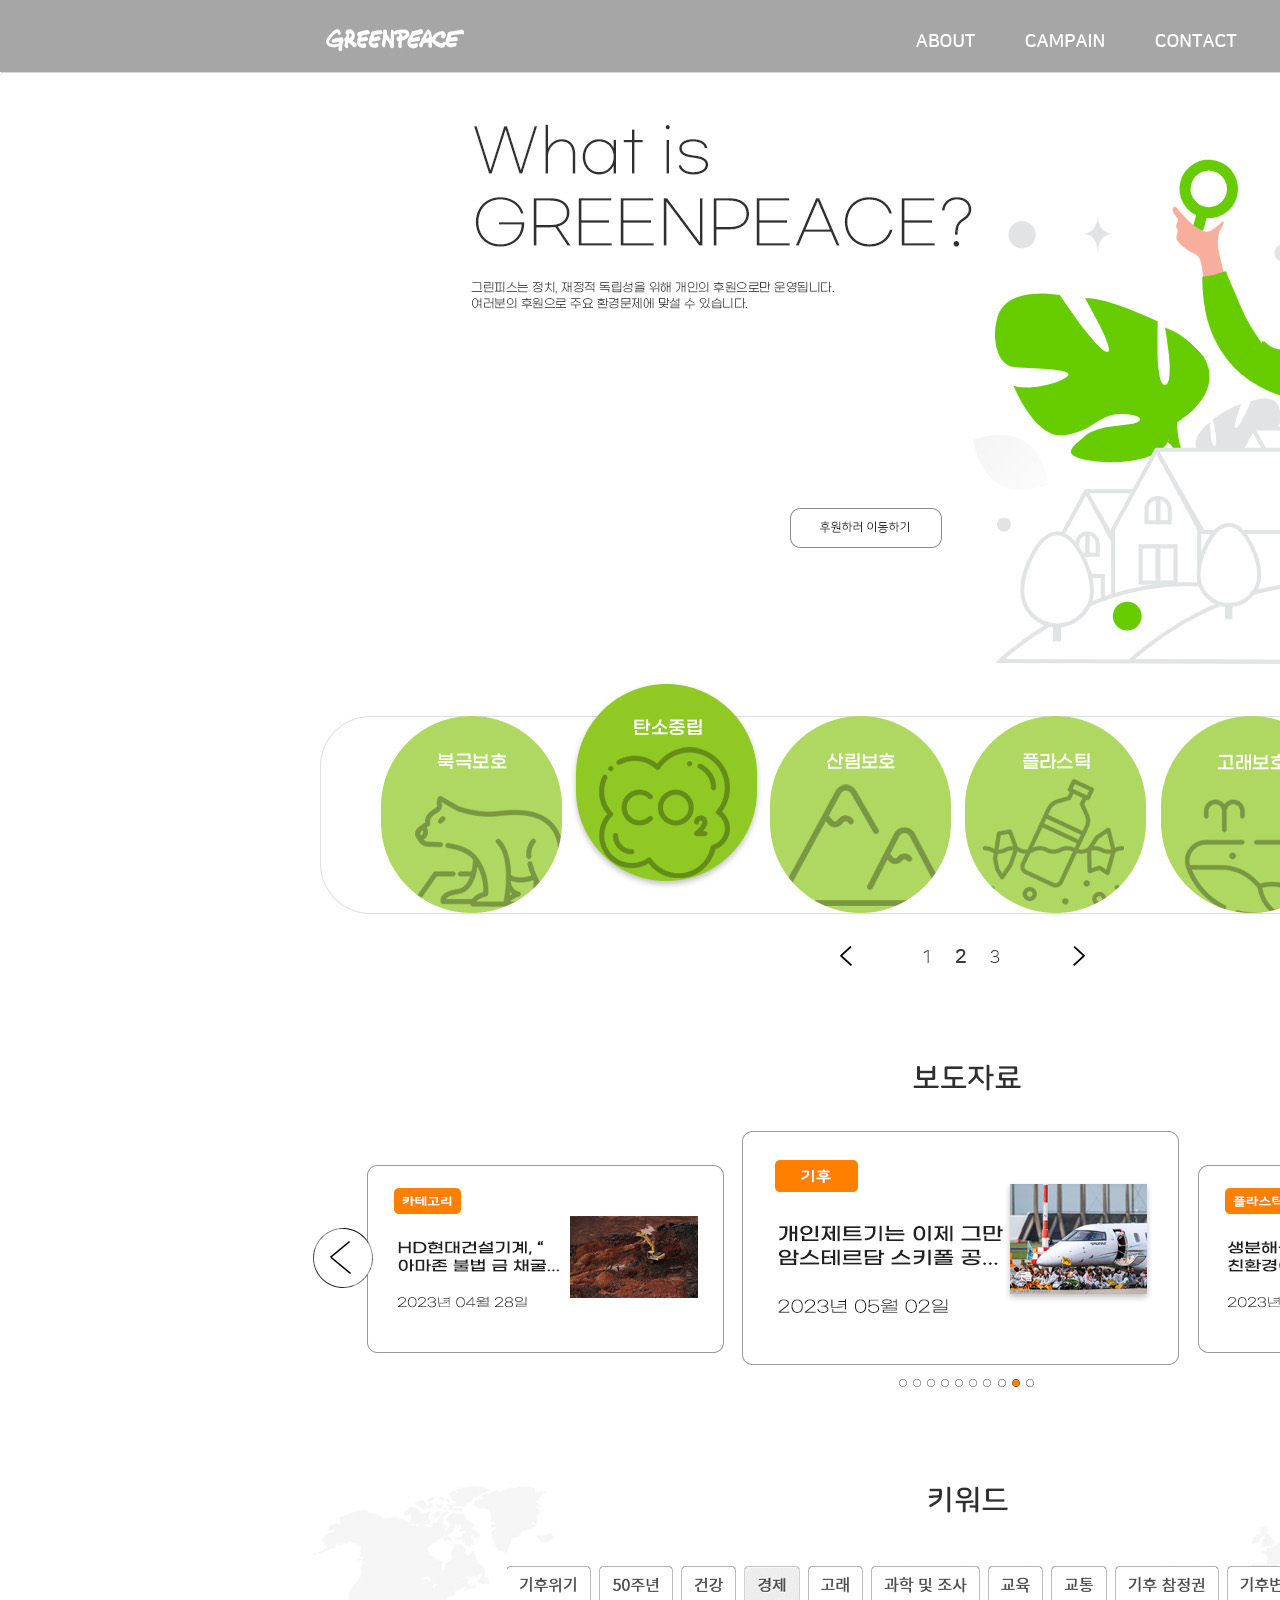
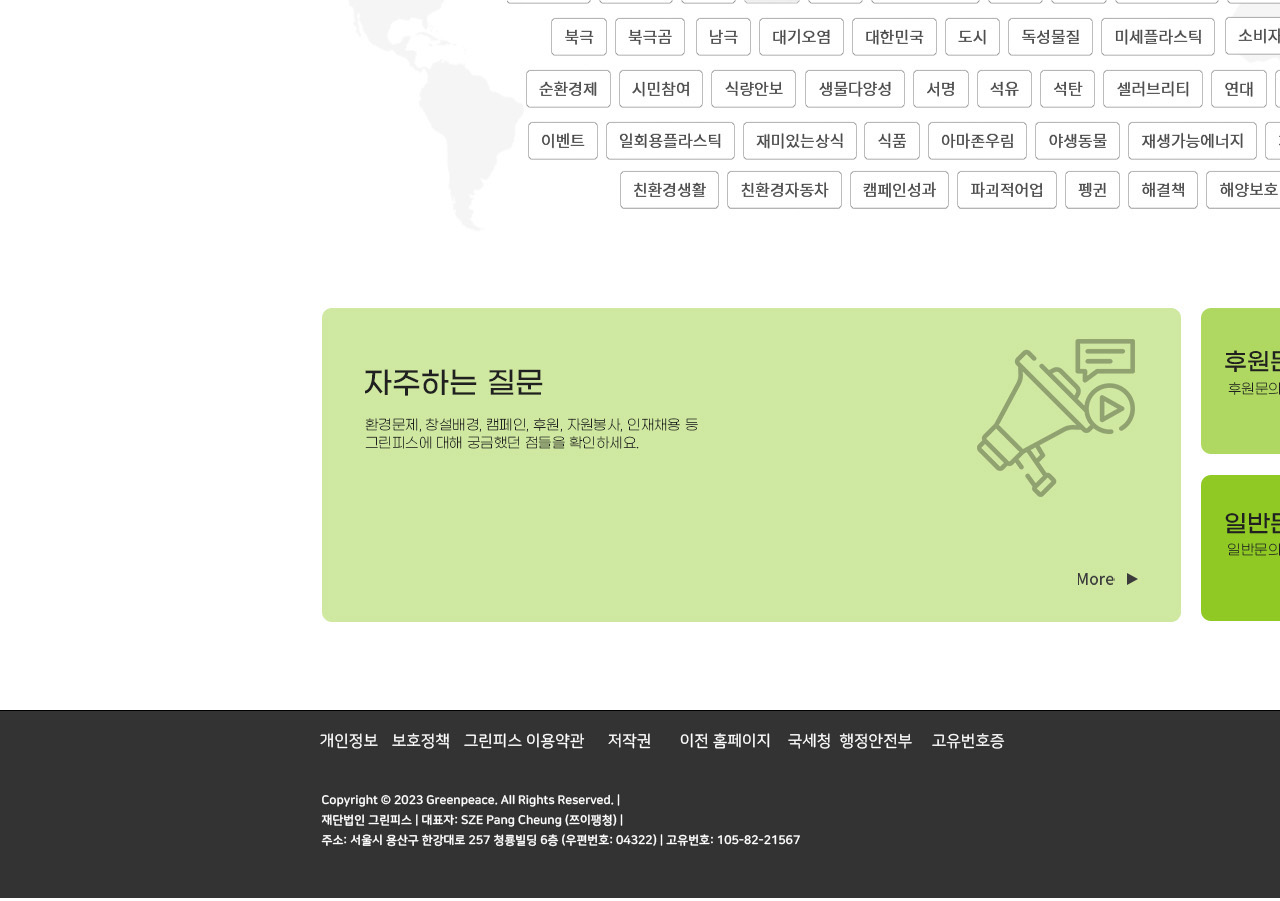
<file: html/test.html>
<!DOCTYPE html>
<html lang="en">
<head>
    <meta charset="UTF-8">
    <meta name="viewport" content="width=device-width, initial-scale=1.0">
    <link rel="stylesheet" href="../resource/css/reset.css">
    <title>Document</title>
</head>
<body>
    <img src="../resource/img/20210876_PC.jpg" alt="">
</body>
</html>
</file>
